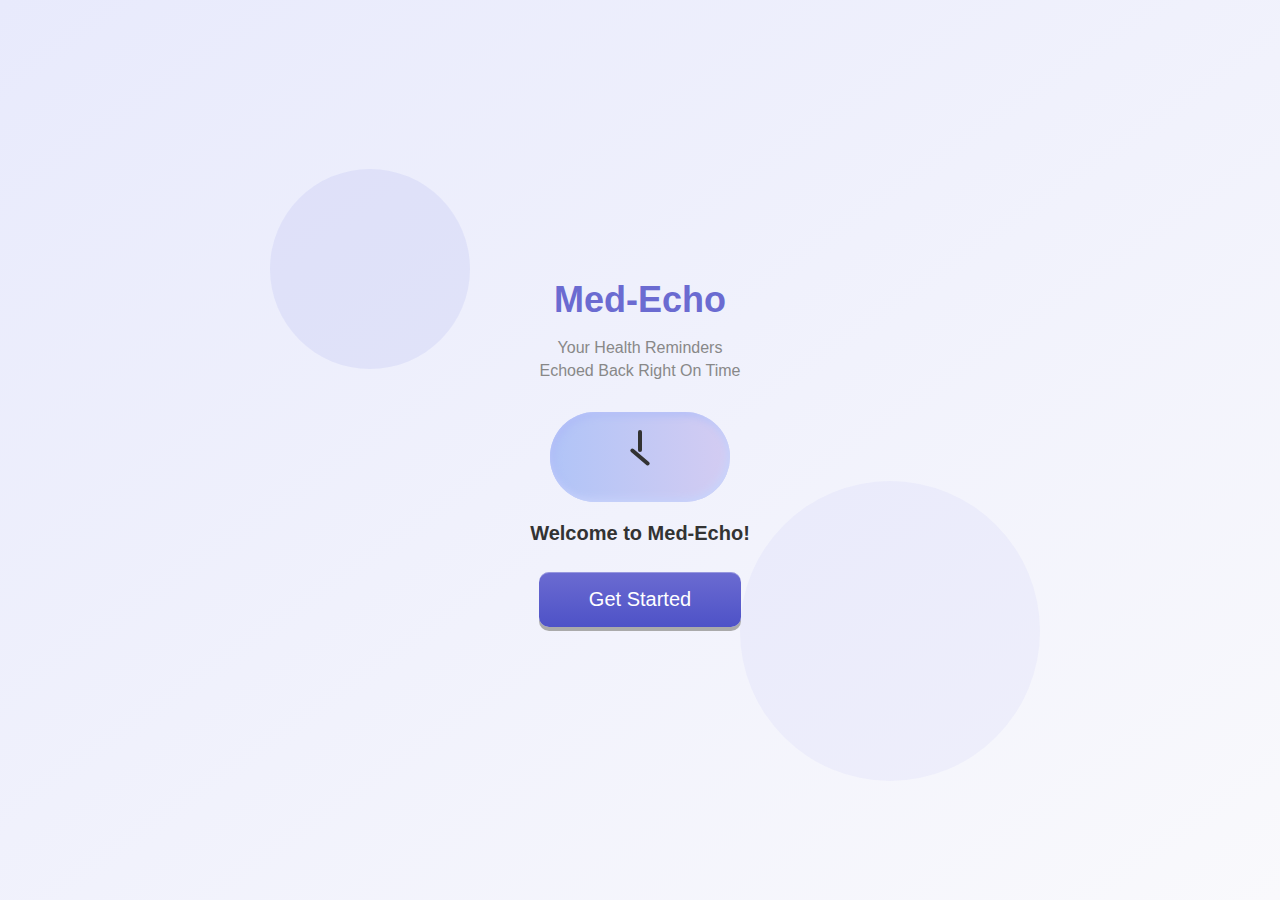
<file: index.html>
<!DOCTYPE html>
<html lang="en">
<head>
  <meta charset="UTF-8" >
  <meta name="viewport" content="width=device-width, initial-scale=1.0">
  <title>Med-Echo</title>
  <link rel="stylesheet" href="style.css">
  <link rel="icon" href="med.jpg">
</head>
<body class="screen1">
  <div class="container">
    <div class="clock-bg-circle"></div>
    <div class="clock-bg-circle2"></div>
    <h1>Med-Echo</h1>
    <p class="tagline">Your Health Reminders<br>Echoed Back Right On Time</p>
    <div class="clock-shape"></div>
    <h2>Welcome to Med-Echo!</h2>
    <a href="language.html" class="button">Get Started</a>
  </div>
</body>
</html>
</file>
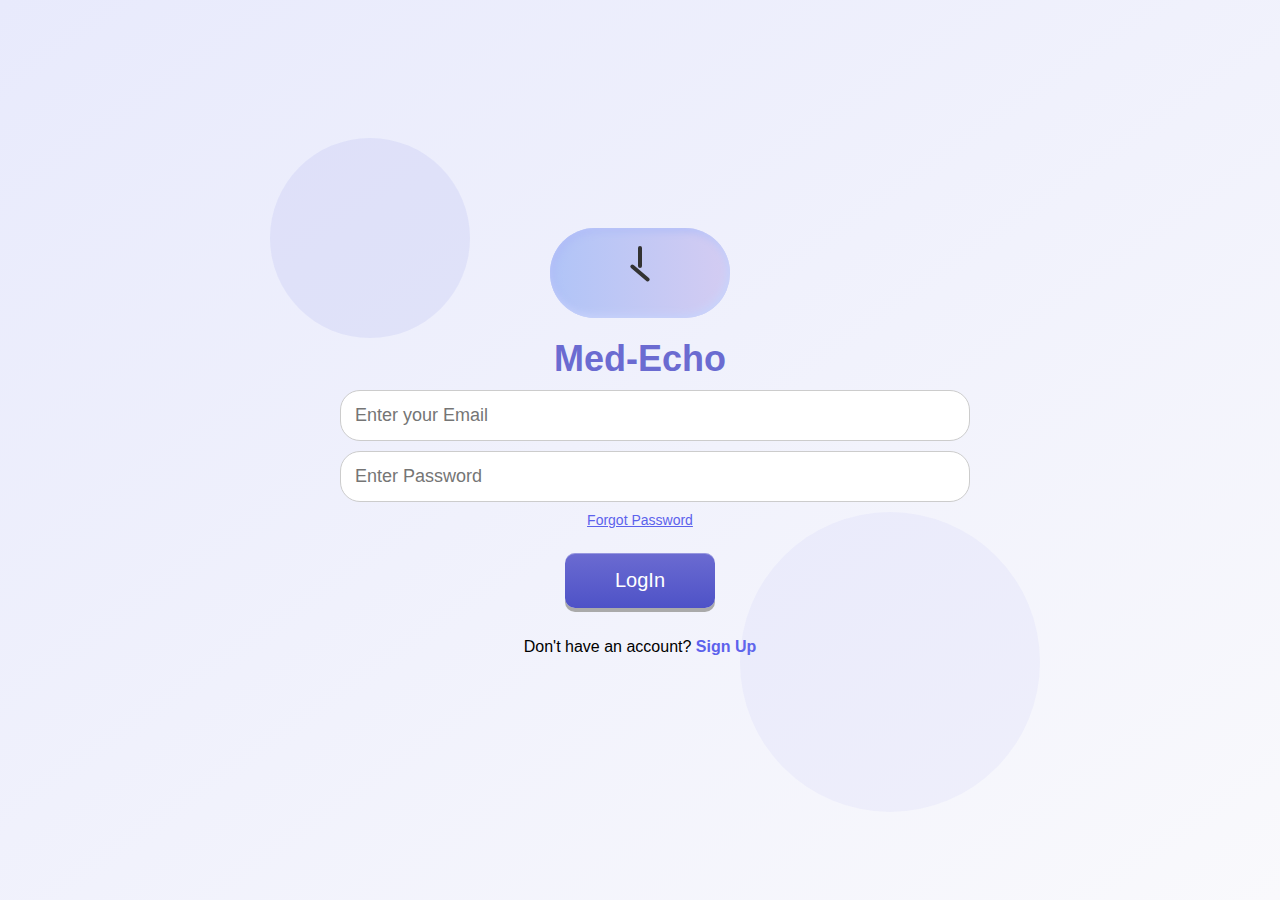
<file: login.html>
<!DOCTYPE html>
<html lang="en">
<head>
    <meta charset="UTF-8" >
    <meta name="viewport" content="width=device-width, initial-scale=1.0">
    <title>Login</title>
    <link rel="stylesheet" href="style.css">
    <link rel="icon" href="med.jpg">
</head>
<body class="screen3">
  <div class="container">
    <div class="clock-bg-circle"></div>
    <div class="clock-bg-circle2"></div>
    <div class="mini-clock"></div>
    <h1>Med-Echo</h1>
    <input type="email" placeholder="Enter your Email" id="email" class="input-field" />
    <input type="password" placeholder="Enter Password" id="pass" class="input-field" />
    <a href="RESET.html" class="forgot-link">Forgot Password</a>
    <a onclick="oo()" class="button">LogIn</a>
    <p>Don't have an account? <a href="signup.html" class="link">Sign Up</a></p>
  </div>
  <script>
    function oo(){
        const a=document.getElementById('email').value;
        const b=document.getElementById('pass').value;
        if(a==="devash" && b==="2012"){
            window.location.href="Main.html";
        }
        else{
            window.alert("Credentials Incorrect!!");
        }
    }
  </script>
</body>
</html>
</file>
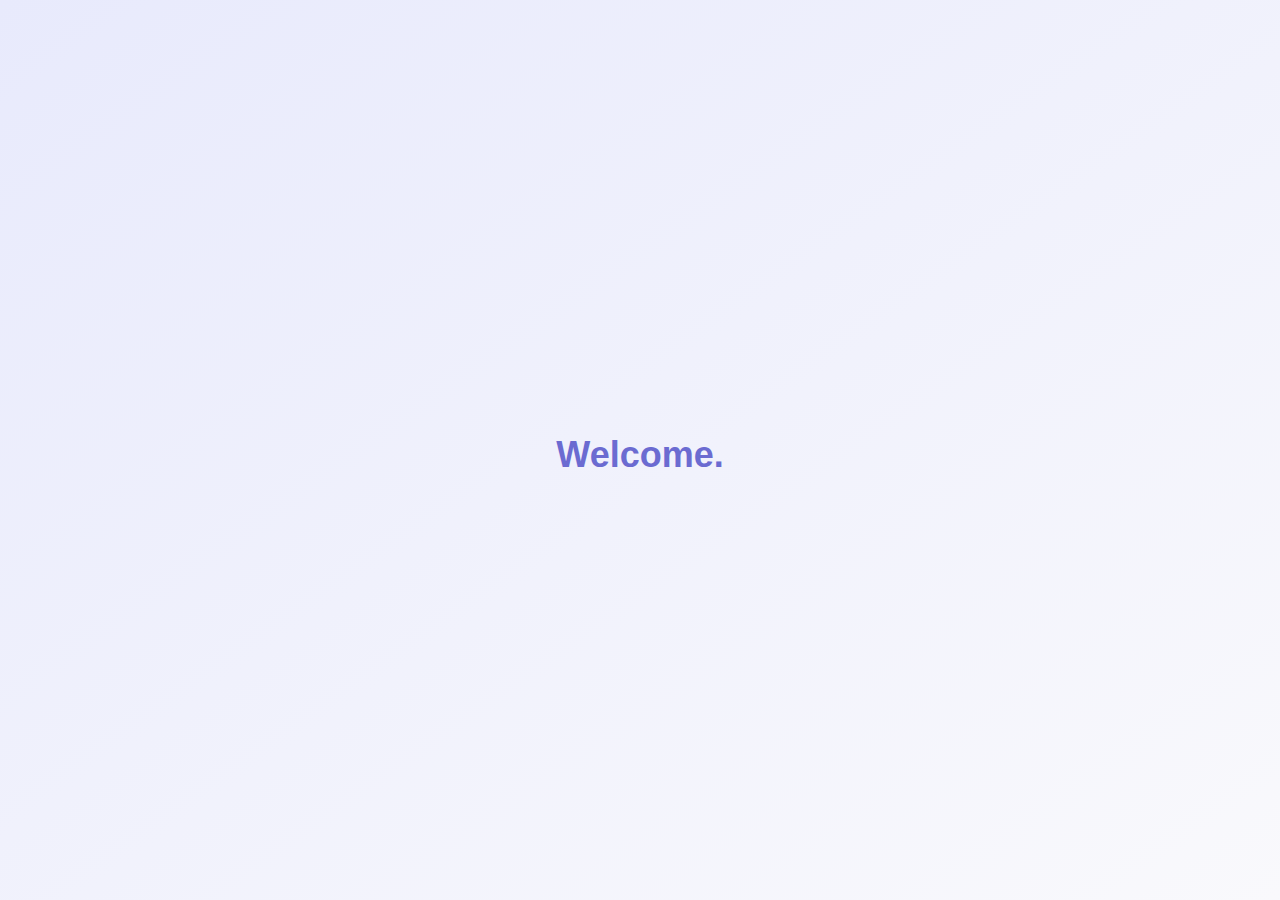
<file: Main.html>
<!DOCTYPE html>
<html lang="en">
<head>
    <meta charset="UTF-8">
    <meta name="viewport" content="width=device-width, initial-scale=1.0">
    <title>Med-Echo</title>
    <link rel="icon" href="med.jpg">
    <link rel="stylesheet" href="style.css">
</head>
<body>
    <h1>Welcome.</h1>
</body>
</html>
</file>
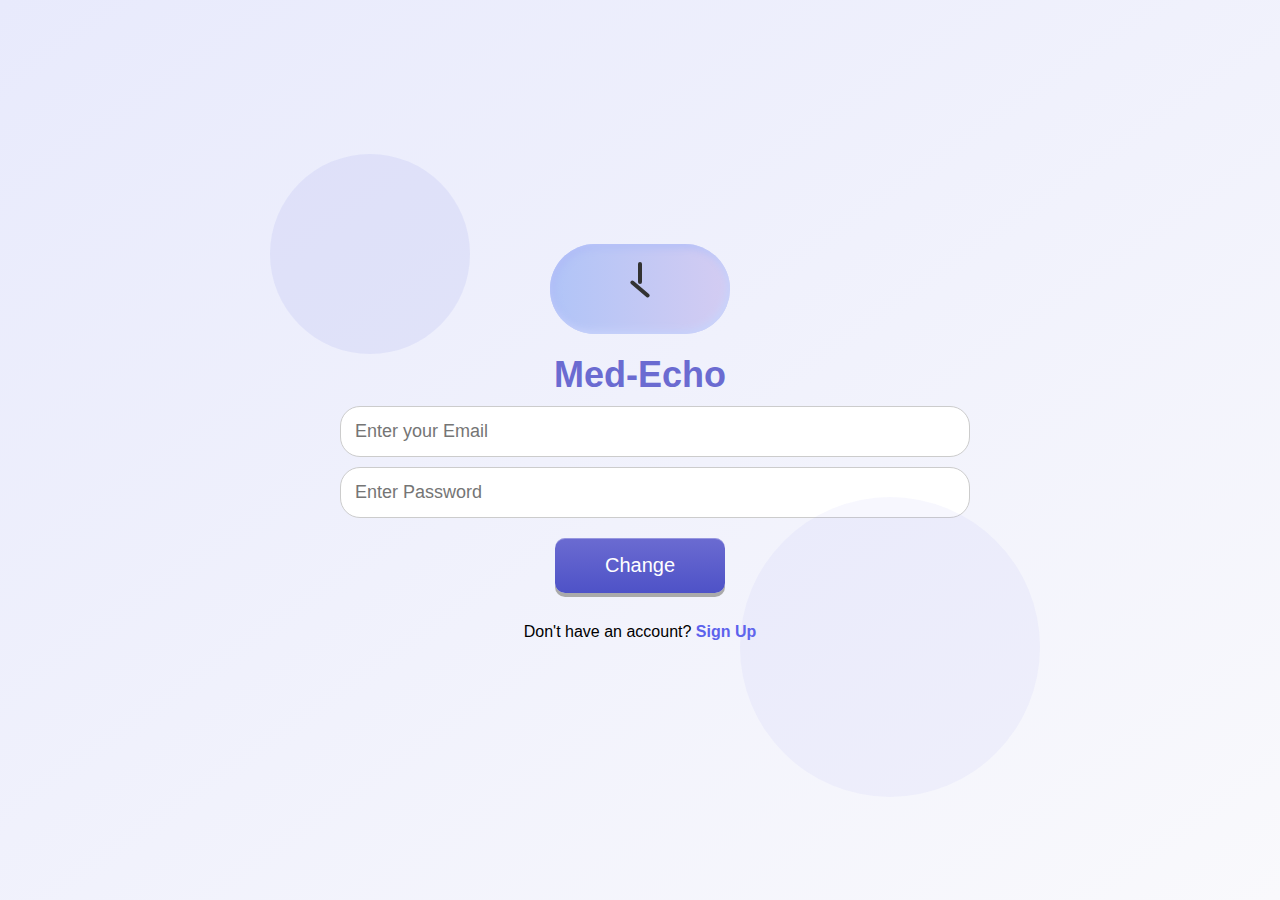
<file: RESET.html>
<!DOCTYPE html>
<html lang="en">
<head>
    <meta charset="UTF-8" >
    <meta name="viewport" content="width=device-width, initial-scale=1.0">
    <title>Change Password</title>
    <link rel="stylesheet" href="style.css">
    <link rel="icon" href="med.jpg">
</head>
<body class="screen3">
  <div class="container">
    <div class="clock-bg-circle"></div>
    <div class="clock-bg-circle2"></div>
    <div class="mini-clock"></div>
    <h1>Med-Echo</h1>
    <input type="email" placeholder="Enter your Email" class="input-field" />
    <input type="password" placeholder="Enter Password" class="input-field" />
    <a href="#" class="button">Change</a>
    <p>Don't have an account? <a href="signup.html" class="link">Sign Up</a></p>
  </div>
</body>
</html>
</file>
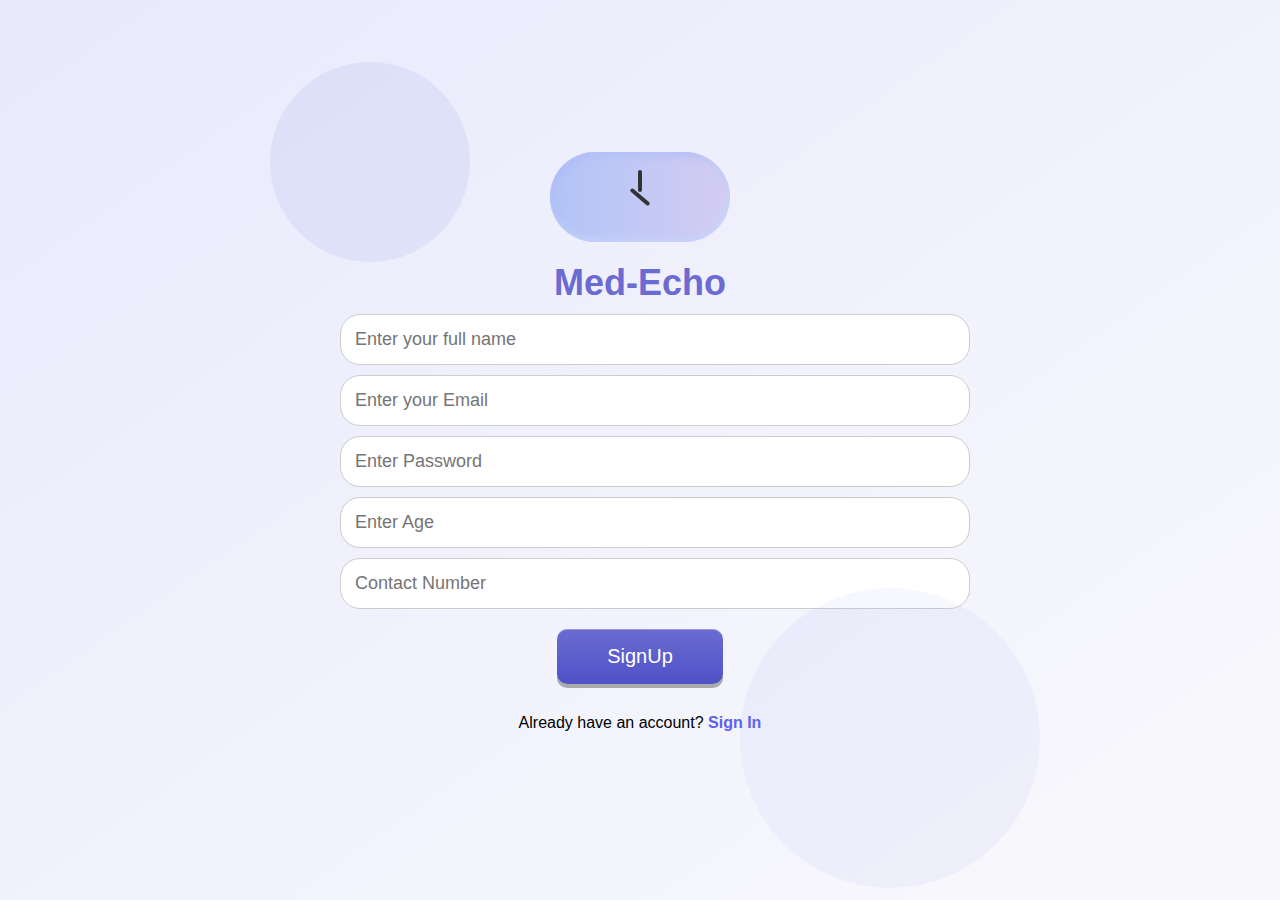
<file: signup.html>
<!DOCTYPE html>
<html lang="en">
<head>
    <meta charset="UTF-8" >
    <meta name="viewport" content="width=device-width, initial-scale=1.0">
    <title>Sign Up</title>
    <link rel="stylesheet" href="style.css">
    <link rel="icon" href="med.jpg">
</head>
<body class="screen4">
  <div class="container">
    <div class="clock-bg-circle"></div>
    <div class="clock-bg-circle2"></div>
    <div class="mini-clock"></div>
    <h1>Med-Echo</h1>
    <input type="text" placeholder="Enter your full name" class="input-field" />
    <input type="email" placeholder="Enter your Email" class="input-field" />
    <input type="password" placeholder="Enter Password" class="input-field" />
    <input type="number" placeholder="Enter Age" class="input-field" />
    <input type="tel" placeholder="Contact Number" class="input-field" />
    <a href="#" class="button">SignUp</a>
    <p>Already have an account? <a href="login.html" class="link">Sign In</a></p>
  </div>
</body>
</html>
</file>
<file: style.css>
body {
  margin: 0;
  font-family: 'Segoe UI', sans-serif;
  display: flex;
  justify-content: center;
  align-items: center;
  height: 100vh;
  background: linear-gradient(145deg, #e8eafc, #f9f9fc);
  overflow: hidden;
}

.container {
  text-align: center;
  width: 90%;
  max-width: 350px;
  padding: 20px;
  animation: fadeIn 1.5s ease-in;
  position: relative;
  z-index: 1;
}

h1 {
  color: #6b6bd1;
  font-size: 28px;
  margin: 20px 0 10px;
  animation: fadeUp 1s ease-in;
}

h2 {
  font-size: 20px;
  color: #333;
  animation: fadeUp 1.2s ease-in;
}

.tagline {
  font-size: 14px;
  color: #888;
  margin-bottom: 30px;
  line-height: 1.4;
  animation: fadeUp 1.3s ease-in;
}

.clock-shape, .mini-clock {
  width: 140px;
  height: 70px;
  border-radius: 50px;
  margin: 0 auto 20px;
  background: linear-gradient(90deg, #b0c4f7, #d4ccf2);
  position: relative;
  box-shadow: inset -3px -3px 8px #c9d4fb, inset 3px 3px 8px #aebaf7;
  animation: fadeUp 1.5s ease-in;
}

.clock-shape::before,
.mini-clock::before {
  content: "";
  position: absolute;
  background: #333;
  width: 4px;
  height: 22px;
  top: 18px;
  left: 50%;
  transform: translateX(-50%);
  border-radius: 2px;
}

.clock-shape::after,
.mini-clock::after {
  content: "";
  position: absolute;
  background: #333;
  width: 24px;
  height: 4px;
  top: 50%;
  left: 50%;
  transform: translate(-50%, -50%) rotate(40deg);
  border-radius: 2px;
}

/* Background Circles */
.clock-shape::before,
.clock-shape::after,
.clock-shape {
  z-index: 2;
}

.clock-shape::after,
.clock-shape::before {
  animation: tick 2s infinite ease-in-out alternate;
}

.clock-bg-circle {
  position: absolute;
  width: 200px;
  height: 200px;
  background: rgba(108, 115, 230, 0.1);
  border-radius: 50%;
  top: -50px;
  left: -30px;
  z-index: 0;
  animation: float 6s ease-in-out infinite alternate;
}

.clock-bg-circle2 {
  position: absolute;
  width: 300px;
  height: 300px;
  background: rgba(139, 143, 241, 0.07);
  border-radius: 50%;
  bottom: -100px;
  right: -60px;
  z-index: 0;
  animation: float 8s ease-in-out infinite alternate-reverse;
}

.button {
  display: inline-block;
  margin: 10px;
  padding: 12px 30px;
  font-size: 16px;
  color: white;
  background: linear-gradient(to bottom, #6b6bd1, #4e52c7);
  border: none;
  border-radius: 10px;
  text-decoration: none;
  box-shadow: inset 0 1px 0 rgba(255,255,255,0.3), 0 4px #aaa;
  position: relative;
  overflow: hidden;
  transition: 0.3s ease;
  animation: fadeUp 1.6s ease-in;
}

.button::after {
  content: "";
  position: absolute;
  top: 0;
  left: -75%;
  width: 50%;
  height: 100%;
  background: rgba(255, 255, 255, 0.3);
  transform: skewX(-20deg);
  transition: 0.3s;
}

.button:hover::after {
  left: 130%;
  transition: 0.5s ease-in-out;
}

.button:hover {
  background-color: #474fcf;
  box-shadow: inset 0 1px 0 rgba(255,255,255,0.3), 0 6px #888;
}

.input-field {
  display: block;
  width: 100%;
  padding: 12px;
  margin: 10px 0;
  border: 1px solid #ccc;
  border-radius: 20px;
  font-size: 14px;
  outline: none;
  animation: fadeUp 1.7s ease-in;
}

.language-dropdown {
  width: 100%;
  padding: 12px;
  font-size: 16px;
  border-radius: 20px;
  border: 1px solid #ccc;
  margin-bottom: 20px;
  animation: fadeUp 1.8s ease-in;
}

.button-group {
  display: flex;
  justify-content: space-around;
  gap: 10px;
}

.link {
  color: #5c62ec;
  text-decoration: none;
  font-weight: 600;
}

.forgot-link {
  display: block;
  margin-bottom: 15px;
  color: #5c62ec;
  font-size: 14px;
}

.doctors-image {
  height: 150px;
  background: url('doctors.png') no-repeat center;
  background-size: contain;
  margin-bottom: 20px;
  animation: fadeUp 2s ease-in;
}

@keyframes fadeIn {
  from { opacity: 0; transform: scale(0.98); }
  to { opacity: 1; transform: scale(1); }
}

@keyframes fadeUp {
  from { opacity: 0; transform: translateY(30px); }
  to { opacity: 1; transform: translateY(0); }
}

@keyframes float {
  0% { transform: translateY(0); }
  100% { transform: translateY(20px); }
}

@keyframes tick {
  0% { transform: translateX(-50%) rotate(40deg); }
  100% { transform: translateX(-50%) rotate(100deg); }
}

@media (min-width: 600px) {
  .container {
    max-width: 500px;
    padding: 30px;
  }

  h1 {
    font-size: 32px;
  }

  .clock-shape, .mini-clock {
    width: 160px;
    height: 80px;
  }

  .button {
    font-size: 18px;
    padding: 14px 40px;
  }

  .input-field {
    font-size: 16px;
  }
}

@media (min-width: 900px) {
  .container {
    max-width: 600px;
    padding: 40px;
  }

  h1 {
    font-size: 36px;
  }

  .tagline {
    font-size: 16px;
  }

  .clock-shape, .mini-clock {
    width: 180px;
    height: 90px;
  }

  .button {
    font-size: 20px;
    padding: 16px 50px;
  }

  .input-field {
    font-size: 18px;
    padding: 14px;
  }
}
</file>
